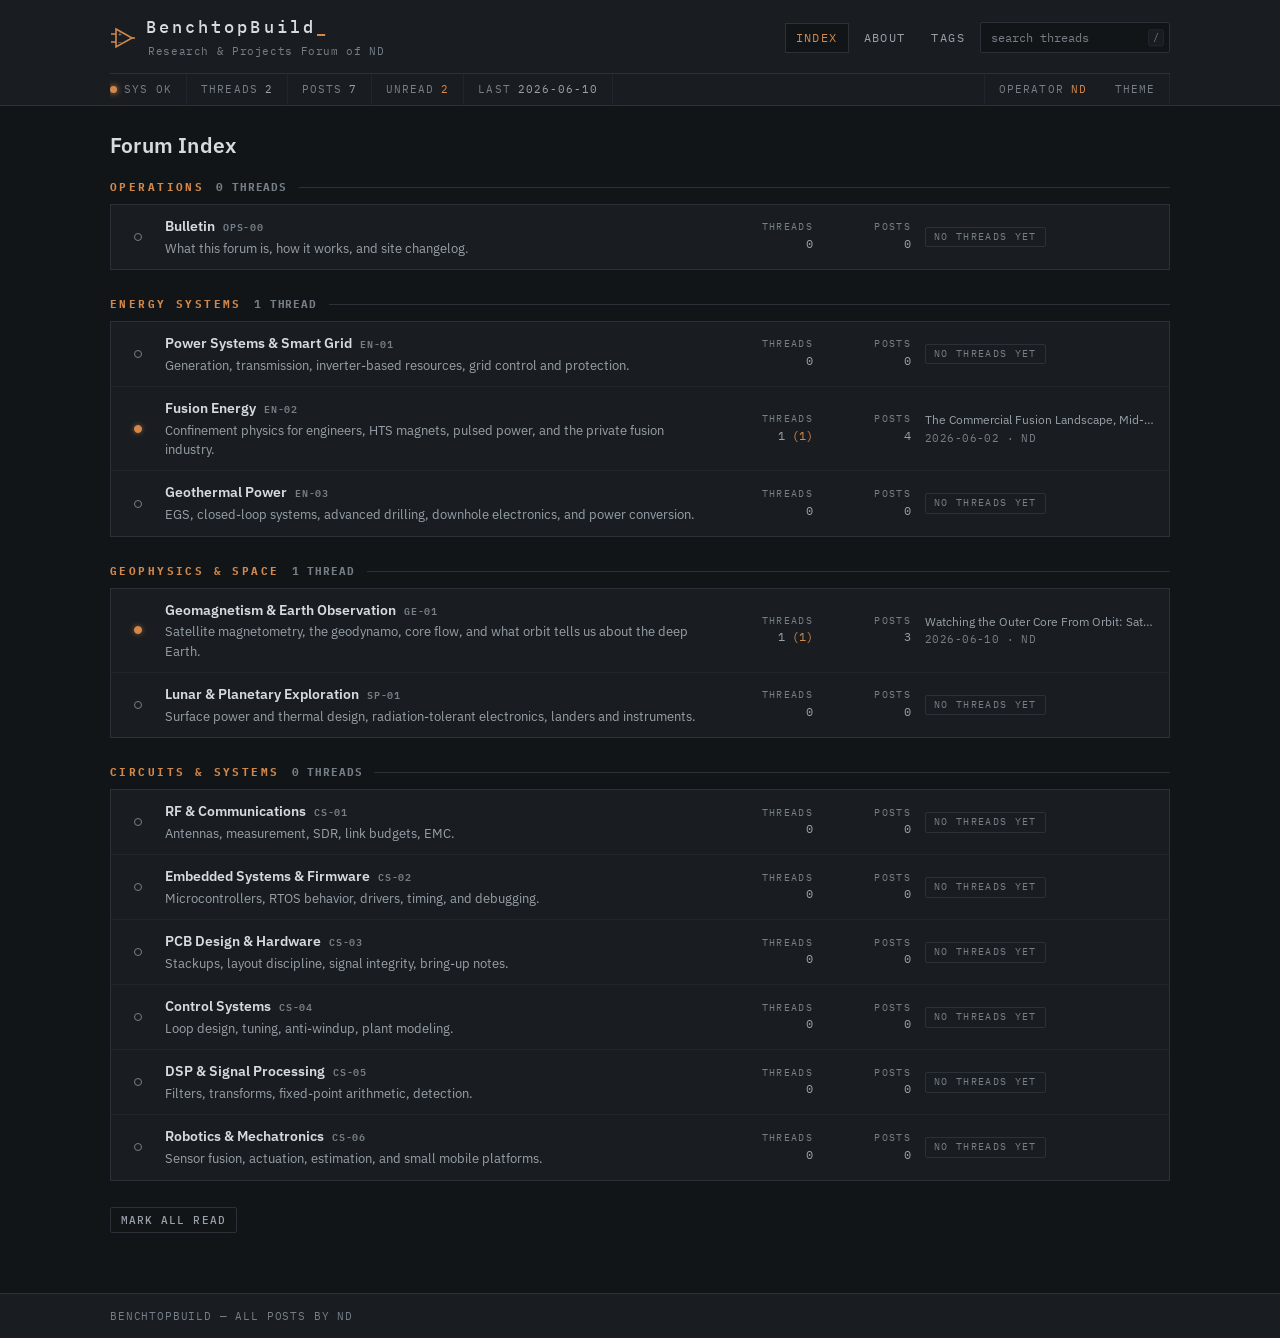
<file: index.html>
<!DOCTYPE html>
<html lang="en" data-theme="dark">
<head>
<meta charset="utf-8">
<meta name="viewport" content="width=device-width, initial-scale=1">
<meta name="theme-color" content="#121518">
<meta name="color-scheme" content="dark light">
<meta property="og:type" content="website">
<meta property="og:site_name" content="BenchtopBuild">
<meta property="og:title" content="BenchtopBuild — Research & Projects Forum of ND">
<meta property="og:description" content="A forum of technical papers and project notes — written, measured, and revised by ND.">
<meta name="twitter:card" content="summary">
<title>BenchtopBuild — Research &amp; Projects Forum of ND</title>
<meta name="description" content="A forum of technical papers and project notes: energy systems, space, geophysics, and circuits &amp; systems — written, measured, and revised by ND.">
<link rel="icon" href="data:image/svg+xml,<svg xmlns='http://www.w3.org/2000/svg' viewBox='0 0 26 26'><path d='M6 4 L22 13 L6 22 Z' fill='none' stroke='%23d2884b' stroke-width='2'/><path d='M1 9 L6 9 M1 17 L6 17 M22 13 L25 13' stroke='%23d2884b' stroke-width='1.6'/></svg>">
<link rel="preconnect" href="https://fonts.googleapis.com">
<link rel="preconnect" href="https://fonts.gstatic.com" crossorigin>
<link href="https://fonts.googleapis.com/css2?family=IBM+Plex+Mono:wght@400;500&family=IBM+Plex+Sans:wght@400;500;600&family=IBM+Plex+Serif:ital,wght@0,400;0,600;1,400;1,600&display=swap" rel="stylesheet">
<link rel="stylesheet" href="assets/style.css">
</head>
<body data-page="index">
<a class="skip-link" href="#main">Skip to content</a>
<header id="mast"></header>
<main id="main">
  <noscript>
    <div style="border:1px dashed #8a5a33;padding:16px;font-family:monospace;max-width:70ch;margin:40px auto">
      BenchtopBuild renders client-side. Enable JavaScript to browse —
      or read the raw content directly: every thread is plain text in the <code>/data</code> folder.
    </div>
  </noscript>
</main>
<footer id="foot"></footer>
<script src="data/site.js"></script>
<script src="data/papers-ops.js"></script>
<script src="data/papers-energy.js"></script>
<script src="data/papers-space.js"></script>
<script src="data/papers-bench.js"></script>
<script src="assets/app.js"></script>
</body>
</html>
</file>
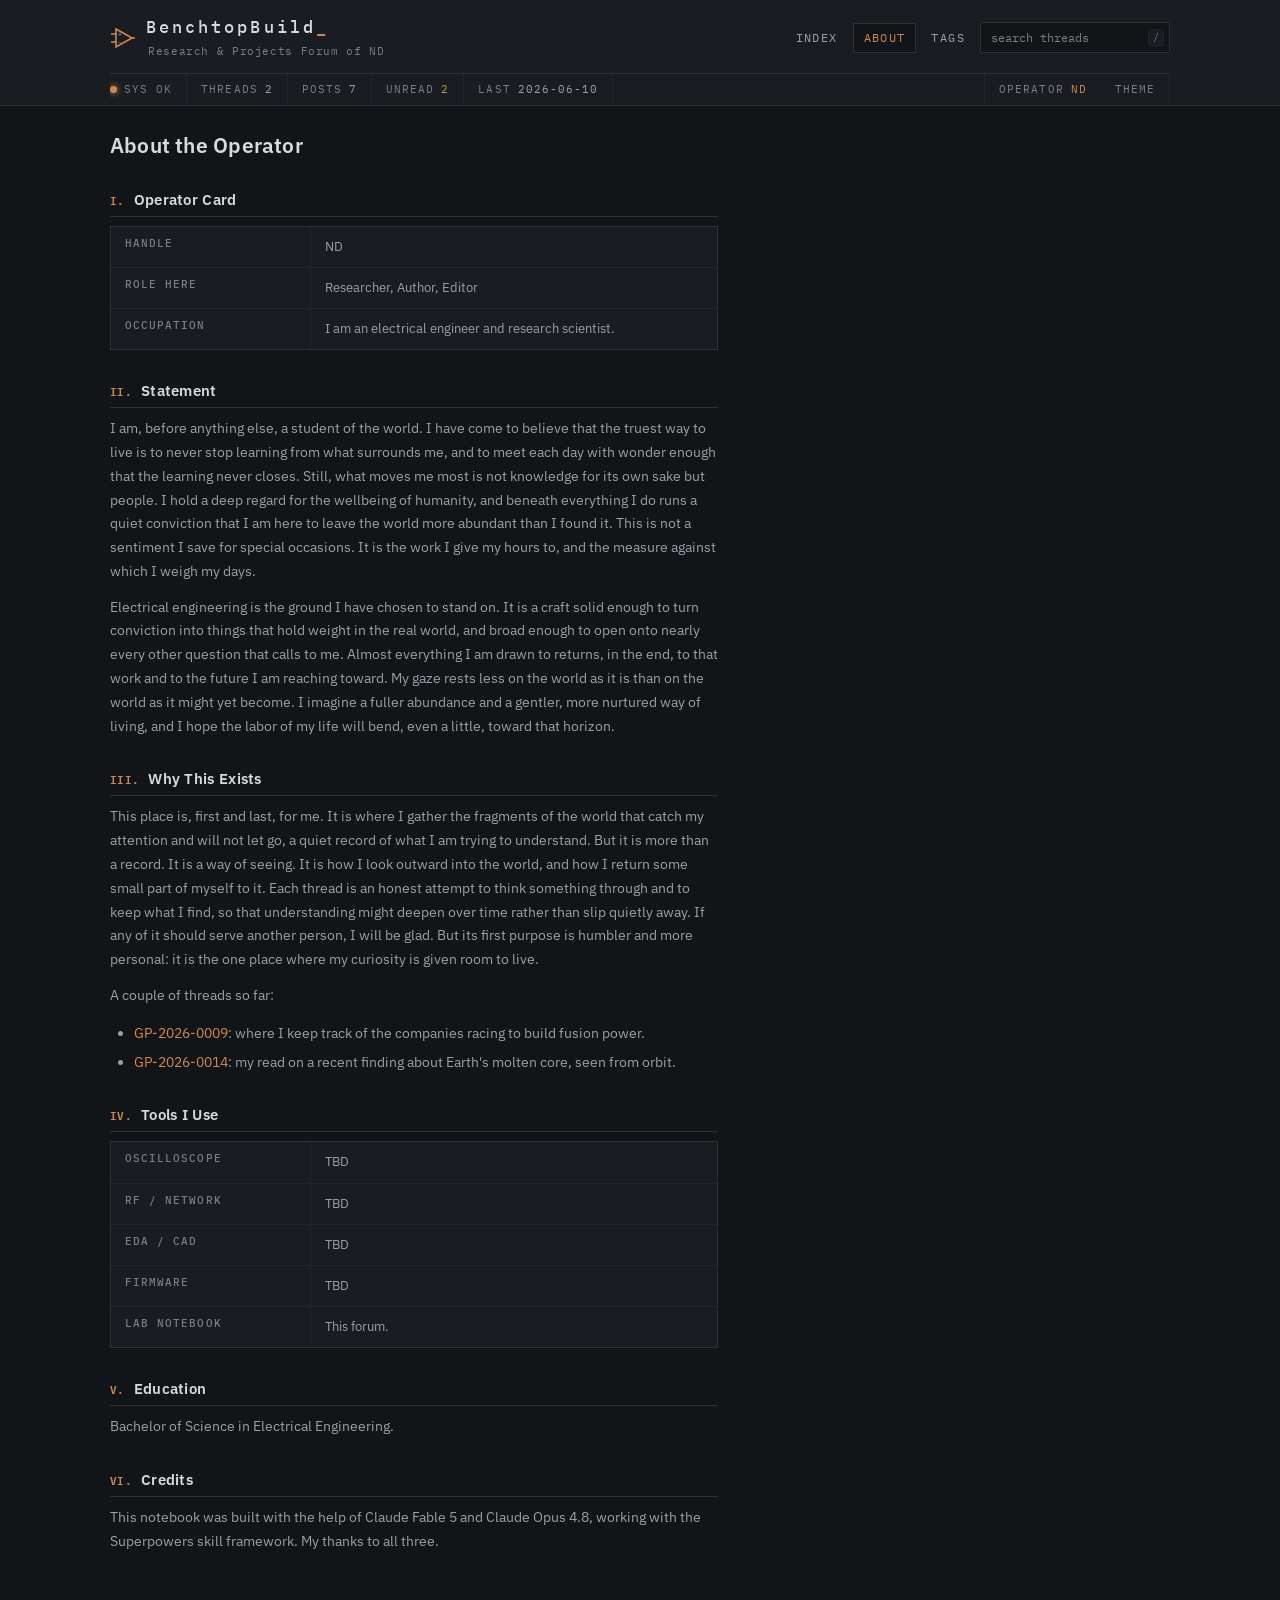
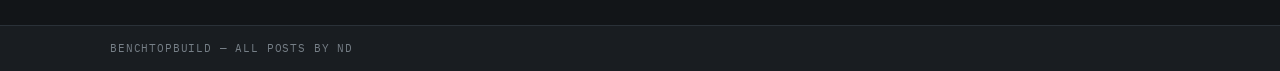
<file: about.html>
<!DOCTYPE html>
<html lang="en" data-theme="dark">
<head>
<meta charset="utf-8">
<meta name="viewport" content="width=device-width, initial-scale=1">
<meta name="theme-color" content="#121518">
<meta name="color-scheme" content="dark light">
<meta property="og:type" content="website">
<meta property="og:site_name" content="BenchtopBuild">
<meta property="og:title" content="About the Operator · BenchtopBuild">
<meta property="og:description" content="About ND, the person behind this Research & Projects Forum.">
<meta name="twitter:card" content="summary">
<title>About ND · BenchtopBuild</title>
<meta name="description" content="About ND, who keeps this Research & Projects Forum on electrical engineering, energy, and space.">
<link rel="icon" href="data:image/svg+xml,<svg xmlns='http://www.w3.org/2000/svg' viewBox='0 0 26 26'><path d='M6 4 L22 13 L6 22 Z' fill='none' stroke='%23d2884b' stroke-width='2'/><path d='M1 9 L6 9 M1 17 L6 17 M22 13 L25 13' stroke='%23d2884b' stroke-width='1.6'/></svg>">
<link rel="preconnect" href="https://fonts.googleapis.com">
<link rel="preconnect" href="https://fonts.gstatic.com" crossorigin>
<link href="https://fonts.googleapis.com/css2?family=IBM+Plex+Mono:wght@400;500&family=IBM+Plex+Sans:wght@400;500;600&family=IBM+Plex+Serif:ital,wght@0,400;0,600;1,400;1,600&display=swap" rel="stylesheet">
<link rel="stylesheet" href="assets/style.css">
</head>
<body data-page="about">
<a class="skip-link" href="#main">Skip to content</a>
<header id="mast"></header>
<main id="main">

  <div class="page-head">
    <h1>About the Operator</h1>
  </div>

  <div class="prose">

    <h2><span class="secno">I.</span>Operator Card</h2>
    <dl class="spec-table">
      <div class="spec-row"><dt>Handle</dt><dd>ND</dd></div>
      <div class="spec-row"><dt>Role here</dt><dd>Researcher, Author, Editor</dd></div>
      <div class="spec-row"><dt>Occupation</dt><dd>I am an electrical engineer and research scientist.</dd></div>
    </dl>

    <h2><span class="secno">II.</span>Statement</h2>
    <p>I am, before anything else, a student of the world. I have come to believe that the truest way to live is to never stop learning from what surrounds me, and to meet each day with wonder enough that the learning never closes. Still, what moves me most is not knowledge for its own sake but people. I hold a deep regard for the wellbeing of humanity, and beneath everything I do runs a quiet conviction that I am here to leave the world more abundant than I found it. This is not a sentiment I save for special occasions. It is the work I give my hours to, and the measure against which I weigh my days.</p>
    <p>Electrical engineering is the ground I have chosen to stand on. It is a craft solid enough to turn conviction into things that hold weight in the real world, and broad enough to open onto nearly every other question that calls to me. Almost everything I am drawn to returns, in the end, to that work and to the future I am reaching toward. My gaze rests less on the world as it is than on the world as it might yet become. I imagine a fuller abundance and a gentler, more nurtured way of living, and I hope the labor of my life will bend, even a little, toward that horizon.</p>

    <h2><span class="secno">III.</span>Why This Exists</h2>
    <p>This place is, first and last, for me. It is where I gather the fragments of the world that catch my attention and will not let go, a quiet record of what I am trying to understand. But it is more than a record. It is a way of seeing. It is how I look outward into the world, and how I return some small part of myself to it. Each thread is an honest attempt to think something through and to keep what I find, so that understanding might deepen over time rather than slip quietly away. If any of it should serve another person, I will be glad. But its first purpose is humbler and more personal: it is the one place where my curiosity is given room to live.</p>
    <p>A couple of threads so far:</p>
    <ul>
      <li><a href="paper.html?id=gp-2026-0009">GP-2026-0009</a>: where I keep track of the companies racing to build fusion power.</li>
      <li><a href="paper.html?id=gp-2026-0014">GP-2026-0014</a>: my read on a recent finding about Earth's molten core, seen from orbit.</li>
    </ul>

    <h2><span class="secno">IV.</span>Tools I Use</h2>
    <dl class="spec-table">
      <div class="spec-row"><dt>Oscilloscope</dt><dd>TBD</dd></div>
      <div class="spec-row"><dt>RF / network</dt><dd>TBD</dd></div>
      <div class="spec-row"><dt>EDA / CAD</dt><dd>TBD</dd></div>
      <div class="spec-row"><dt>Firmware</dt><dd>TBD</dd></div>
      <div class="spec-row"><dt>Lab notebook</dt><dd>This forum.</dd></div>
    </dl>

    <h2><span class="secno">V.</span>Education</h2>
    <p>Bachelor of Science in Electrical Engineering.</p>

    <h2><span class="secno">VI.</span>Credits</h2>
    <p>This notebook was built with the help of Claude Fable 5 and Claude Opus 4.8, working with the Superpowers skill framework. My thanks to all three.</p>

  </div>

</main>
<footer id="foot"></footer>
<script src="data/site.js"></script>
<script src="data/papers-ops.js"></script>
<script src="data/papers-energy.js"></script>
<script src="data/papers-space.js"></script>
<script src="data/papers-bench.js"></script>
<script src="assets/app.js"></script>
</body>
</html>
</file>
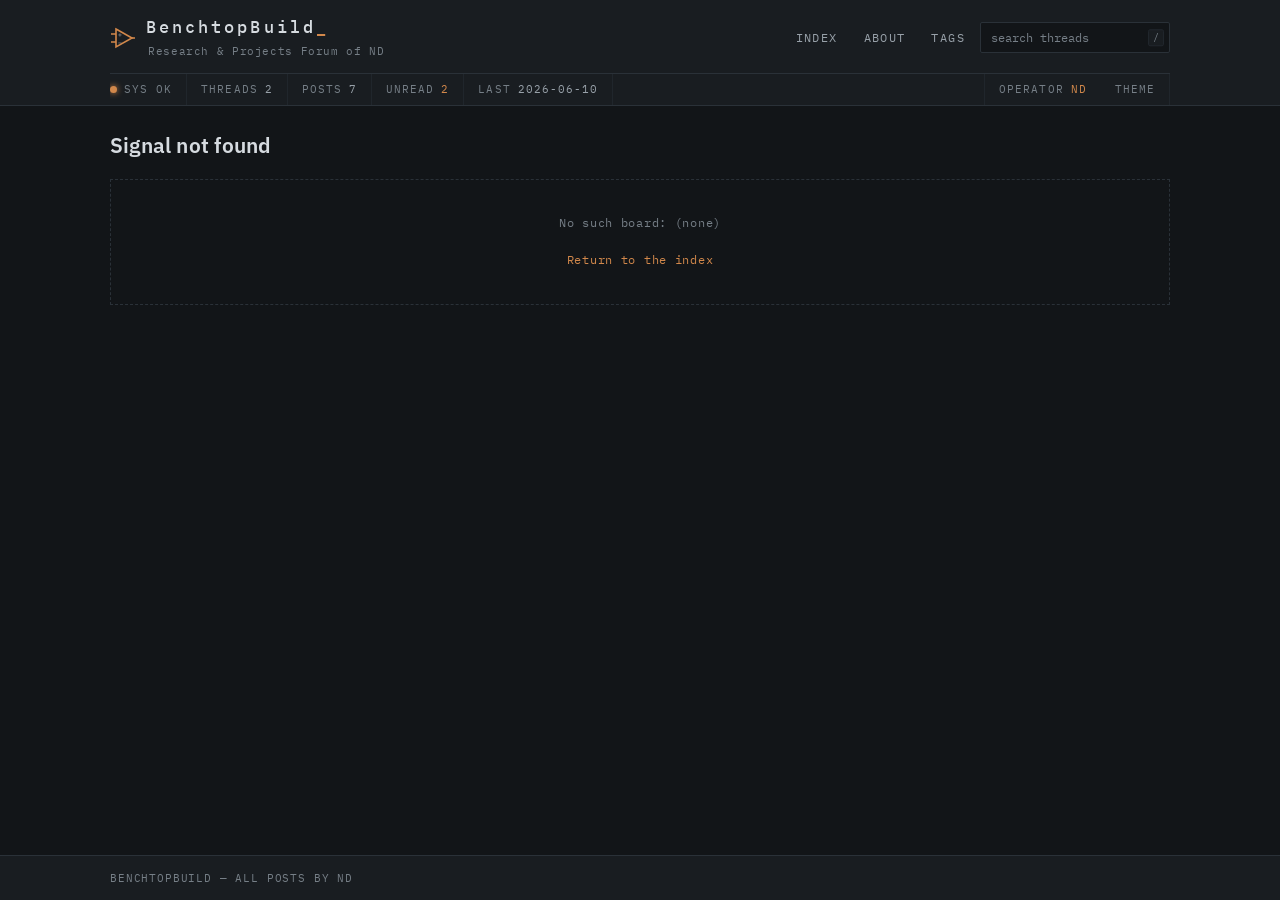
<file: board.html>
<!DOCTYPE html>
<html lang="en" data-theme="dark">
<head>
<meta charset="utf-8">
<meta name="viewport" content="width=device-width, initial-scale=1">
<meta name="theme-color" content="#121518">
<meta name="color-scheme" content="dark light">
<meta property="og:type" content="website">
<meta property="og:site_name" content="BenchtopBuild">
<meta property="og:title" content="BenchtopBuild — Research & Projects Forum of ND">
<meta property="og:description" content="A forum of technical papers and project notes — written, measured, and revised by ND.">
<meta name="twitter:card" content="summary">
<title>Board · BenchtopBuild</title>
<meta name="description" content="Thread listing on BenchtopBuild, the research and project forum of ND.">
<link rel="icon" href="data:image/svg+xml,<svg xmlns='http://www.w3.org/2000/svg' viewBox='0 0 26 26'><path d='M6 4 L22 13 L6 22 Z' fill='none' stroke='%23d2884b' stroke-width='2'/><path d='M1 9 L6 9 M1 17 L6 17 M22 13 L25 13' stroke='%23d2884b' stroke-width='1.6'/></svg>">
<link rel="preconnect" href="https://fonts.googleapis.com">
<link rel="preconnect" href="https://fonts.gstatic.com" crossorigin>
<link href="https://fonts.googleapis.com/css2?family=IBM+Plex+Mono:wght@400;500&family=IBM+Plex+Sans:wght@400;500;600&family=IBM+Plex+Serif:ital,wght@0,400;0,600;1,400;1,600&display=swap" rel="stylesheet">
<link rel="stylesheet" href="assets/style.css">
</head>
<body data-page="board">
<a class="skip-link" href="#main">Skip to content</a>
<header id="mast"></header>
<main id="main">
  <noscript>
    <div style="border:1px dashed #8a5a33;padding:16px;font-family:monospace;max-width:70ch;margin:40px auto">
      BenchtopBuild renders client-side. Enable JavaScript to browse —
      or read the raw content directly: every thread is plain text in the <code>/data</code> folder.
    </div>
  </noscript>
</main>
<footer id="foot"></footer>
<script src="data/site.js"></script>
<script src="data/papers-ops.js"></script>
<script src="data/papers-energy.js"></script>
<script src="data/papers-space.js"></script>
<script src="data/papers-bench.js"></script>
<script src="assets/app.js"></script>
</body>
</html>
</file>
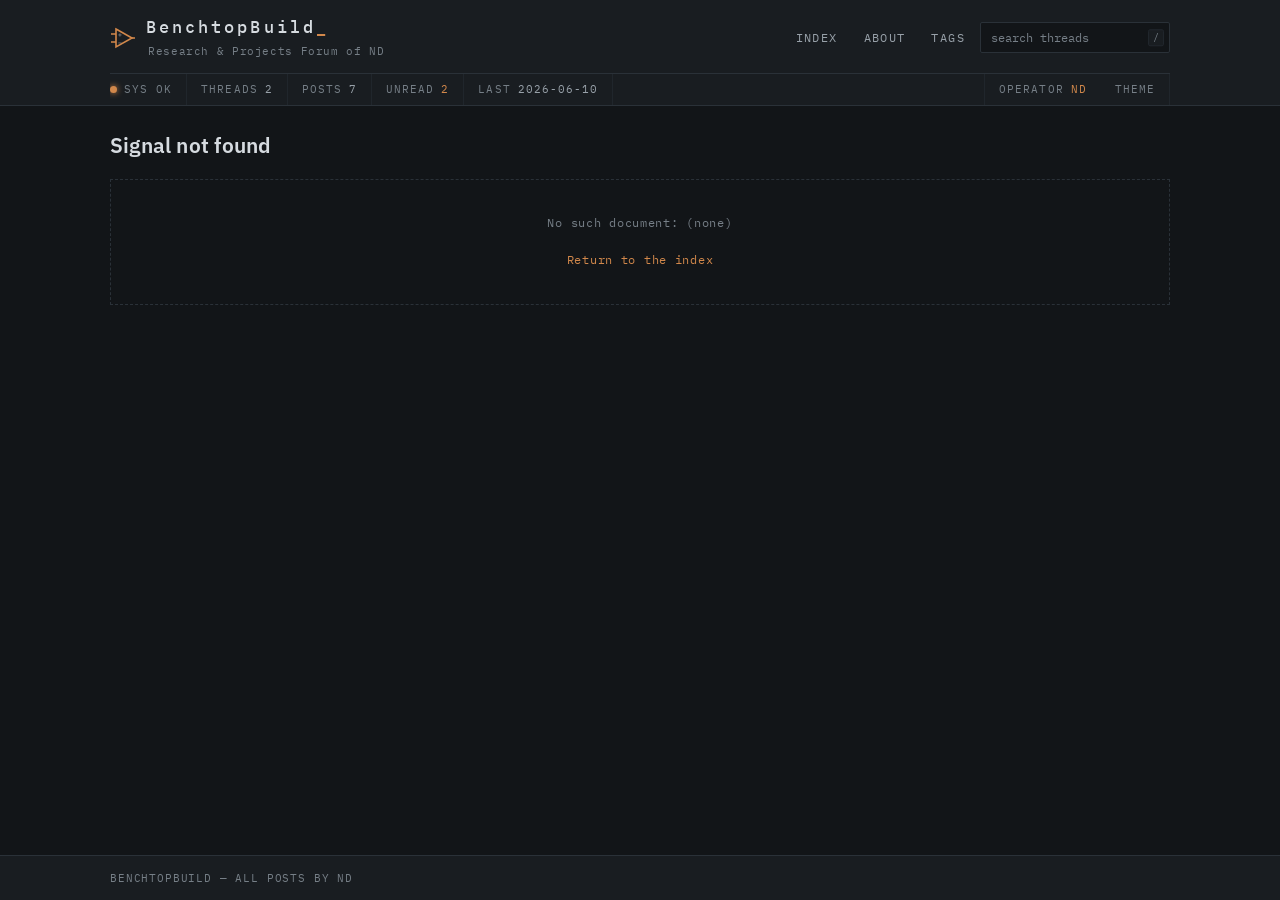
<file: paper.html>
<!DOCTYPE html>
<html lang="en" data-theme="dark">
<head>
<meta charset="utf-8">
<meta name="viewport" content="width=device-width, initial-scale=1">
<meta name="theme-color" content="#121518">
<meta name="color-scheme" content="dark light">
<meta property="og:type" content="article">
<meta property="og:site_name" content="BenchtopBuild">
<meta property="og:title" content="BenchtopBuild — Research & Projects Forum of ND">
<meta property="og:description" content="A technical document with abstract, sections, figures, references, and discussion.">
<meta name="twitter:card" content="summary">
<title>Document · BenchtopBuild</title>
<meta name="description" content="A technical document on BenchtopBuild, the research and project forum of ND.">
<link rel="icon" href="data:image/svg+xml,<svg xmlns='http://www.w3.org/2000/svg' viewBox='0 0 26 26'><path d='M6 4 L22 13 L6 22 Z' fill='none' stroke='%23d2884b' stroke-width='2'/><path d='M1 9 L6 9 M1 17 L6 17 M22 13 L25 13' stroke='%23d2884b' stroke-width='1.6'/></svg>">
<link rel="preconnect" href="https://fonts.googleapis.com">
<link rel="preconnect" href="https://fonts.gstatic.com" crossorigin>
<link href="https://fonts.googleapis.com/css2?family=IBM+Plex+Mono:wght@400;500&family=IBM+Plex+Sans:wght@400;500;600&family=IBM+Plex+Serif:ital,wght@0,400;0,600;1,400;1,600&display=swap" rel="stylesheet">
<link rel="stylesheet" href="assets/style.css">
</head>
<body data-page="paper">
<a class="skip-link" href="#main">Skip to content</a>
<header id="mast"></header>
<main id="main">
  <noscript>
    <div style="border:1px dashed #8a5a33;padding:16px;font-family:monospace;max-width:70ch;margin:40px auto">
      BenchtopBuild renders client-side. Enable JavaScript to browse —
      or read the raw content directly: every thread is plain text in the <code>/data</code> folder.
    </div>
  </noscript>
</main>
<footer id="foot"></footer>
<script src="data/site.js"></script>
<script src="data/papers-ops.js"></script>
<script src="data/papers-energy.js"></script>
<script src="data/papers-space.js"></script>
<script src="data/papers-bench.js"></script>
<script src="assets/app.js"></script>
</body>
</html>
</file>
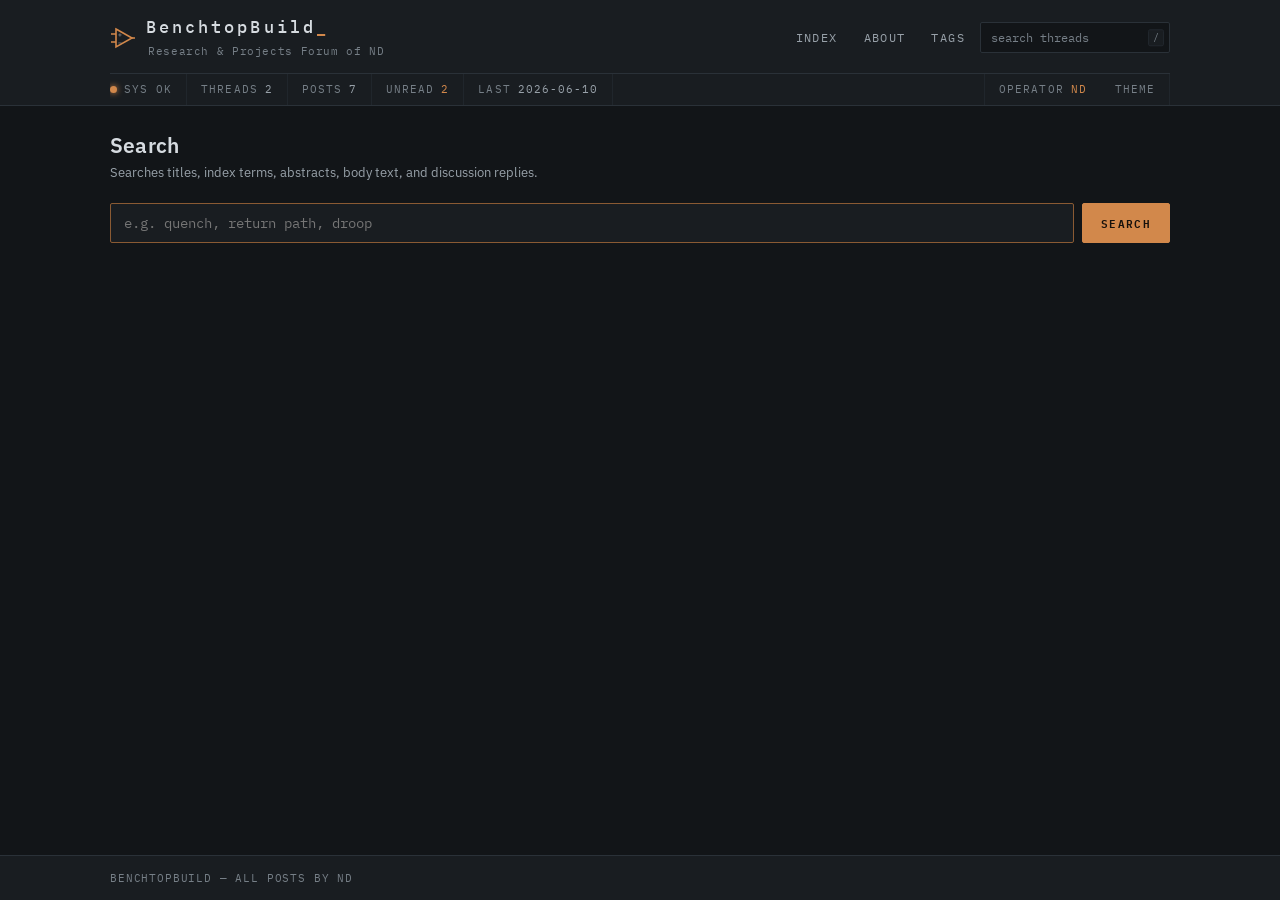
<file: search.html>
<!DOCTYPE html>
<html lang="en" data-theme="dark">
<head>
<meta charset="utf-8">
<meta name="viewport" content="width=device-width, initial-scale=1">
<meta name="theme-color" content="#121518">
<meta name="color-scheme" content="dark light">
<meta property="og:type" content="website">
<meta property="og:site_name" content="BenchtopBuild">
<meta property="og:title" content="Search — BenchtopBuild">
<meta property="og:description" content="Search every thread on BenchtopBuild.">
<meta name="twitter:card" content="summary">
<title>Search · BenchtopBuild</title>
<meta name="description" content="Search every thread on BenchtopBuild, the research and project forum of ND.">
<link rel="icon" href="data:image/svg+xml,<svg xmlns='http://www.w3.org/2000/svg' viewBox='0 0 26 26'><path d='M6 4 L22 13 L6 22 Z' fill='none' stroke='%23d2884b' stroke-width='2'/><path d='M1 9 L6 9 M1 17 L6 17 M22 13 L25 13' stroke='%23d2884b' stroke-width='1.6'/></svg>">
<link rel="preconnect" href="https://fonts.googleapis.com">
<link rel="preconnect" href="https://fonts.gstatic.com" crossorigin>
<link href="https://fonts.googleapis.com/css2?family=IBM+Plex+Mono:wght@400;500&family=IBM+Plex+Sans:wght@400;500;600&family=IBM+Plex+Serif:ital,wght@0,400;0,600;1,400;1,600&display=swap" rel="stylesheet">
<link rel="stylesheet" href="assets/style.css">
</head>
<body data-page="search">
<a class="skip-link" href="#main">Skip to content</a>
<header id="mast"></header>
<main id="main">
  <noscript>
    <div style="border:1px dashed #8a5a33;padding:16px;font-family:monospace;max-width:70ch;margin:40px auto">
      BenchtopBuild renders client-side. Enable JavaScript to browse —
      or read the raw content directly: every thread is plain text in the <code>/data</code> folder.
    </div>
  </noscript>
</main>
<footer id="foot"></footer>
<script src="data/site.js"></script>
<script src="data/papers-ops.js"></script>
<script src="data/papers-energy.js"></script>
<script src="data/papers-space.js"></script>
<script src="data/papers-bench.js"></script>
<script src="assets/app.js"></script>
</body>
</html>
</file>
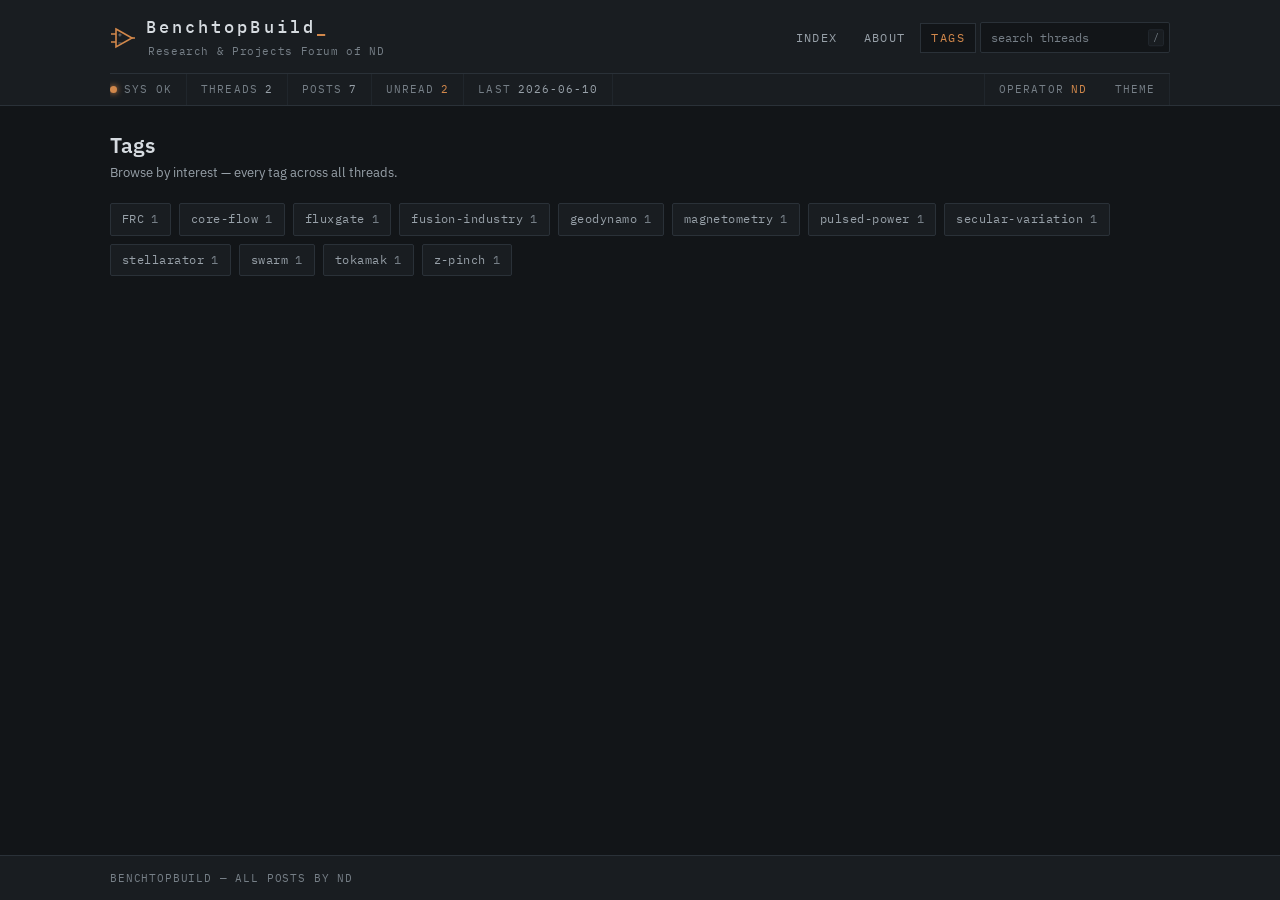
<file: tags.html>
<!DOCTYPE html>
<html lang="en" data-theme="dark">
<head>
<meta charset="utf-8">
<meta name="viewport" content="width=device-width, initial-scale=1">
<meta name="theme-color" content="#121518">
<meta name="color-scheme" content="dark light">
<meta property="og:type" content="website">
<meta property="og:site_name" content="BenchtopBuild">
<meta property="og:title" content="Tags — BenchtopBuild">
<meta property="og:description" content="Browse BenchtopBuild by interest — every tag across all threads.">
<meta name="twitter:card" content="summary">
<title>Tags · BenchtopBuild</title>
<meta name="description" content="Browse BenchtopBuild by interest — every tag across all threads.">
<link rel="icon" href="data:image/svg+xml,<svg xmlns='http://www.w3.org/2000/svg' viewBox='0 0 26 26'><path d='M6 4 L22 13 L6 22 Z' fill='none' stroke='%23d2884b' stroke-width='2'/><path d='M1 9 L6 9 M1 17 L6 17 M22 13 L25 13' stroke='%23d2884b' stroke-width='1.6'/></svg>">
<link rel="preconnect" href="https://fonts.googleapis.com">
<link rel="preconnect" href="https://fonts.gstatic.com" crossorigin>
<link href="https://fonts.googleapis.com/css2?family=IBM+Plex+Mono:wght@400;500&family=IBM+Plex+Sans:wght@400;500;600&family=IBM+Plex+Serif:ital,wght@0,400;0,600;1,400;1,600&display=swap" rel="stylesheet">
<link rel="stylesheet" href="assets/style.css">
</head>
<body data-page="tags">
<a class="skip-link" href="#main">Skip to content</a>
<header id="mast"></header>
<main id="main">
  <noscript>
    <div style="border:1px dashed #8a5a33;padding:16px;font-family:monospace;max-width:70ch;margin:40px auto">
      BenchtopBuild renders client-side. Enable JavaScript to browse —
      or read the raw content directly: every thread is plain text in the <code>/data</code> folder.
    </div>
  </noscript>
</main>
<footer id="foot"></footer>
<script src="data/site.js"></script>
<script src="data/papers-ops.js"></script>
<script src="data/papers-energy.js"></script>
<script src="data/papers-space.js"></script>
<script src="data/papers-bench.js"></script>
<script src="assets/app.js"></script>
</body>
</html>
</file>
<file: assets/style.css>
/* ============================================================
   GROUNDPLANE — style.css
   Bench-instrument dark theme. No dependencies.
   Tokens are named for the bench: graphite chassis, bezel
   panels, copper traces, phosphor-cyan status.
   ============================================================ */

:root,
html[data-theme="dark"] {
  --bg0: #121518;          /* chassis */
  --bg1: #191d21;          /* bezel / panel */
  --bg2: #20262c;          /* panel head / hover */
  --inset: #0d1013;        /* wells: code, figures */
  --line: #2a3138;         /* hairline */
  --line-soft: #20262c;
  --ink: #d6dbe0;
  --ink-2: #98a1a9;
  --ink-3: #767f87;        /* lifted to ~4.6:1 on --bg0 for WCAG AA */
  --copper: #d2884b;       /* PCB copper — primary accent */
  --copper-hi: #e7a463;
  --copper-dim: #8a5a33;
  --cyan: #7fb6bf;         /* phosphor status — sparing */
  --red: #c97562;          /* errata */
  --mark: rgba(210, 136, 75, 0.28);
  --shadow: rgba(0, 0, 0, 0.4);
}

html[data-theme="light"] {
  --bg0: #ecebe7;
  --bg1: #f4f3f0;
  --bg2: #e3e1dc;
  --inset: #f9f8f6;
  --line: #c9c6bf;
  --line-soft: #dbd8d2;
  --ink: #1d2226;
  --ink-2: #4d555c;
  --ink-3: #5f676e;        /* darkened to ~4.8:1 on light --bg0 for WCAG AA */
  --copper: #a45f25;
  --copper-hi: #8a4d1a;
  --copper-dim: #c08a55;
  --cyan: #2f6e79;
  --red: #a4543f;
  --mark: rgba(164, 95, 37, 0.22);
  --shadow: rgba(0, 0, 0, 0.12);
}

/* ---------- type stacks ---------- */
:root {
  --sans: "IBM Plex Sans", "Segoe UI", system-ui, -apple-system, sans-serif;
  --mono: "IBM Plex Mono", "Cascadia Mono", Consolas, "Courier New", monospace;
  --serif: "IBM Plex Serif", Georgia, "Times New Roman", serif;
}

* { box-sizing: border-box; }

html { height: 100%; }

body {
  margin: 0;
  min-height: 100%;
  background: var(--bg0);
  color: var(--ink);
  font: 400 13.5px/1.55 var(--sans);
  -webkit-font-smoothing: antialiased;
  display: flex;
  flex-direction: column;
}

a { color: var(--copper); text-decoration: none; }
a:hover { color: var(--copper-hi); text-decoration: underline; text-underline-offset: 2px; }

::selection { background: var(--mark); }

:focus-visible {
  outline: 2px solid var(--copper);
  outline-offset: 2px;
  border-radius: 1px;
}

/* themed scrollbars — match the dark/light chassis instead of OS default */
* { scrollbar-width: thin; scrollbar-color: var(--line) transparent; }
::-webkit-scrollbar { width: 11px; height: 11px; }
::-webkit-scrollbar-track { background: transparent; }
::-webkit-scrollbar-thumb { background: var(--line); border: 3px solid var(--bg0); border-radius: 6px; }
::-webkit-scrollbar-thumb:hover { background: var(--ink-3); }

/* subtle hover transitions — refinement only, disabled under reduced-motion */
@media (prefers-reduced-motion: no-preference) {
  a, button, .term-chip, .tag-cloud a, .kind-chip,
  .board-row, .thread-row, .result, .post {
    transition: color .12s ease, background-color .12s ease, border-color .12s ease;
  }
}

.skip-link {
  position: absolute;
  left: -9999px;
  top: 0;
  background: var(--copper);
  color: var(--bg0);
  padding: 6px 12px;
  font-family: var(--mono);
  font-size: 12px;
  z-index: 99;
}
.skip-link:focus { left: 8px; top: 8px; }

mark { background: var(--mark); color: var(--ink); padding: 0 1px; }

code, kbd {
  font-family: var(--mono);
  font-size: 0.92em;
  background: var(--inset);
  border: 1px solid var(--line-soft);
  padding: 0 4px;
  border-radius: 2px;
}

hr { border: 0; border-top: 1px solid var(--line); margin: 24px 0; }

/* ============================================================
   MASTHEAD — the instrument face
   ============================================================ */

#mast {
  border-bottom: 1px solid var(--line);
  background: var(--bg1);
}

.mast-inner {
  max-width: 1100px;
  margin: 0 auto;
  padding: 0 20px;
}

.mast-top {
  display: flex;
  align-items: center;
  gap: 18px;
  padding: 14px 0 12px;
  flex-wrap: wrap;
}

.brand {
  display: flex;
  align-items: center;
  gap: 10px;
  color: var(--ink);
  text-decoration: none;
}
.brand:hover { text-decoration: none; color: var(--ink); }

.brand svg { display: block; }
.brand .opamp-stroke { stroke: var(--copper); }
.brand .opamp-ink { fill: var(--ink-2); }

.brand-name {
  font-family: var(--mono);
  font-weight: 500;
  font-size: 17px;
  letter-spacing: 0.18em;
}
.brand-name .tld { color: var(--copper); }

.brand-tag {
  font-family: var(--mono);
  font-size: 10.5px;
  letter-spacing: 0.06em;
  color: var(--ink-3);
  margin-left: 2px;
}

.mast-nav {
  margin-left: auto;
  display: flex;
  align-items: center;
  gap: 4px;
}

.mast-nav a {
  font-family: var(--mono);
  font-size: 11.5px;
  letter-spacing: 0.12em;
  color: var(--ink-2);
  padding: 5px 10px;
  border: 1px solid transparent;
}
.mast-nav a:hover { color: var(--copper-hi); text-decoration: none; }
.mast-nav a[aria-current="page"] {
  color: var(--copper);
  border: 1px solid var(--line);
  background: var(--bg0);
}
.mast-nav a[href="search.html"] { display: none; }

.mast-search { position: relative; }
.mast-search input {
  width: 190px;
  background: var(--bg0);
  border: 1px solid var(--line);
  color: var(--ink);
  font: 400 12px/1 var(--mono);
  padding: 7px 30px 7px 10px;
  border-radius: 2px;
}
.mast-search input::placeholder { color: var(--ink-3); }
.mast-search input:focus { border-color: var(--copper-dim); outline: none; }
.mast-search kbd {
  position: absolute;
  right: 6px;
  top: 50%;
  transform: translateY(-50%);
  font-size: 10px;
  color: var(--ink-3);
  background: var(--bg1);
  pointer-events: none;
}

/* readout strip — signature element */
.readout {
  border-top: 1px solid var(--line);
  font-family: var(--mono);
  font-size: 10.5px;
  letter-spacing: 0.1em;
  color: var(--ink-3);
  text-transform: uppercase;
  display: flex;
  align-items: center;
  gap: 0;
  overflow-x: auto;
  white-space: nowrap;
  scrollbar-width: none;
}
.readout::-webkit-scrollbar { display: none; }

.readout > span, .readout > button {
  padding: 7px 14px;
  border-right: 1px solid var(--line-soft);
  display: inline-flex;
  align-items: center;
  gap: 7px;
}
.readout > span:first-child { padding-left: 0; }
.readout .ro-val { color: var(--ink-2); }
.readout .ro-val.hot { color: var(--copper); }

.led {
  width: 7px;
  height: 7px;
  border-radius: 50%;
  background: var(--copper);
  box-shadow: 0 0 6px var(--copper);
  flex: none;
}
@media (prefers-reduced-motion: no-preference) {
  .led { animation: led-pulse 2.6s ease-in-out infinite; }
  @keyframes led-pulse {
    0%, 100% { opacity: 1; }
    50% { opacity: 0.35; }
  }
}

.readout button {
  background: none;
  border: none;
  border-right: 1px solid var(--line-soft);
  color: var(--ink-3);
  font: inherit;
  letter-spacing: inherit;
  text-transform: inherit;
  cursor: pointer;
}
.readout button:hover { color: var(--copper-hi); }
.readout .ro-end { margin-left: auto; border-right: none; border-left: 1px solid var(--line-soft); }

/* ============================================================
   SHELL
   ============================================================ */

#main {
  flex: 1;
  width: 100%;
  max-width: 1100px;
  margin: 0 auto;
  padding: 26px 20px 60px;
}

.crumbs {
  font-family: var(--mono);
  font-size: 11px;
  letter-spacing: 0.06em;
  color: var(--ink-3);
  margin: 0 0 18px;
}
.crumbs a { color: var(--ink-2); }
.crumbs a:hover { color: var(--copper-hi); }
.crumbs .sep { margin: 0 7px; color: var(--ink-3); }

.page-head { margin: 0 0 20px; }
.page-head h1 {
  font: 600 21px/1.3 var(--sans);
  margin: 0 0 4px;
  letter-spacing: 0.01em;
}
.page-head .sub { color: var(--ink-2); font-size: 13px; max-width: 70ch; }

/* ============================================================
   INDEX — sections and board tables
   ============================================================ */

.section-block { margin: 0 0 26px; }

.section-label {
  font-family: var(--mono);
  font-size: 11px;
  letter-spacing: 0.22em;
  text-transform: uppercase;
  color: var(--copper);
  display: flex;
  align-items: center;
  gap: 12px;
  margin: 0 0 8px;
}
.section-label::after {
  content: "";
  flex: 1;
  border-top: 1px solid var(--line);
}
.section-label .sec-count {
  color: var(--ink-3);
  letter-spacing: 0.08em;
}

.board-table {
  border: 1px solid var(--line);
  background: var(--bg1);
}

.board-row {
  display: grid;
  grid-template-columns: 26px 1fr 84px 84px 230px;
  gap: 14px;
  align-items: center;
  padding: 11px 14px;
  border-top: 1px solid var(--line-soft);
}
.board-row:first-child { border-top: none; }
.board-row:hover { background: var(--bg2); }

.b-dot { display: flex; justify-content: center; }
.dot {
  width: 8px;
  height: 8px;
  border-radius: 50%;
  border: 1.5px solid var(--ink-3);
  flex: none;
}
.dot.unread { background: var(--copper); border-color: var(--copper); box-shadow: 0 0 5px var(--copper-dim); }

.b-main { min-width: 0; }
.b-name {
  display: block;
  font-weight: 600;
  font-size: 14px;
}
.b-name a { color: var(--ink); }
.b-name a:hover { color: var(--copper-hi); }
.b-code {
  font-family: var(--mono);
  font-size: 10px;
  color: var(--ink-3);
  letter-spacing: 0.08em;
  margin-left: 8px;
}
.b-blurb { display: block; color: var(--ink-2); font-size: 12.5px; margin-top: 1px; }

.b-stat {
  font-family: var(--mono);
  font-size: 12px;
  color: var(--ink-2);
  text-align: right;
}
.b-stat .lbl {
  display: block;
  font-size: 9.5px;
  letter-spacing: 0.14em;
  text-transform: uppercase;
  color: var(--ink-3);
}
.b-stat .unread-n { color: var(--copper); }

.b-last { font-size: 12px; min-width: 0; }
.b-last a {
  color: var(--ink-2);
  display: block;
  white-space: nowrap;
  overflow: hidden;
  text-overflow: ellipsis;
}
.b-last a:hover { color: var(--copper-hi); }
.b-empty {
  display: inline-block;
  font-family: var(--mono);
  font-size: 9.5px;
  letter-spacing: 0.14em;
  text-transform: uppercase;
  color: var(--ink-3);
  border: 1px solid var(--line);
  border-radius: 2px;
  padding: 2px 8px;
}
.b-last .when {
  display: block;
  font-family: var(--mono);
  font-size: 10.5px;
  color: var(--ink-3);
  letter-spacing: 0.04em;
}

.index-foot {
  display: flex;
  align-items: center;
  gap: 16px;
  margin-top: 18px;
  font-family: var(--mono);
  font-size: 11px;
  color: var(--ink-3);
  letter-spacing: 0.06em;
}
.index-foot button {
  background: none;
  border: 1px solid var(--line);
  color: var(--ink-2);
  font: 500 10.5px var(--mono);
  letter-spacing: 0.1em;
  text-transform: uppercase;
  padding: 5px 10px;
  cursor: pointer;
  border-radius: 2px;
}
.index-foot button:hover { color: var(--copper-hi); border-color: var(--copper-dim); }

/* ============================================================
   BOARD — thread list
   ============================================================ */

.board-head {
  border: 1px solid var(--line);
  background: var(--bg1);
  padding: 16px 18px;
  margin-bottom: 18px;
}
.board-head .b-code { margin-left: 0; }
.board-head h1 { font: 600 19px/1.3 var(--sans); margin: 3px 0 4px; }
.board-head .sub { color: var(--ink-2); font-size: 13px; }

.list-controls {
  display: flex;
  align-items: center;
  gap: 10px;
  margin: 0 0 10px;
  font-family: var(--mono);
  font-size: 11px;
  letter-spacing: 0.08em;
  color: var(--ink-3);
  text-transform: uppercase;
}
.list-controls select {
  background: var(--bg1);
  border: 1px solid var(--line);
  color: var(--ink-2);
  font: 400 11.5px var(--mono);
  padding: 4px 8px;
  border-radius: 2px;
}

.thread-table { border: 1px solid var(--line); background: var(--bg1); }

.thread-row {
  display: grid;
  grid-template-columns: 26px 92px 1fr 64px 110px;
  gap: 12px;
  align-items: center;
  padding: 10px 14px;
  border-top: 1px solid var(--line-soft);
}
.thread-row:first-child { border-top: none; }
.thread-row:hover { background: var(--bg2); }
.thread-row.pinned { background: color-mix(in srgb, var(--copper) 4%, var(--bg1)); }

.kind-chip {
  font-family: var(--mono);
  font-size: 9.5px;
  letter-spacing: 0.1em;
  border: 1px solid var(--line);
  color: var(--ink-2);
  padding: 2px 6px;
  text-align: center;
  white-space: nowrap;
}
.kind-chip.k-survey   { color: var(--cyan); border-color: color-mix(in srgb, var(--cyan) 40%, var(--line)); }
.kind-chip.k-buildlog { color: var(--copper); border-color: var(--copper-dim); }
.kind-chip.k-admin    { color: var(--ink-3); }
.kind-chip.k-errata   { color: var(--red); border-color: color-mix(in srgb, var(--red) 45%, var(--line)); }

.t-main { min-width: 0; }
.t-title { display: block; font-weight: 500; font-size: 13.5px; }
.t-title a { color: var(--ink); }
.t-title a:hover { color: var(--copper-hi); }
.t-title .pin {
  font-family: var(--mono);
  font-size: 9.5px;
  color: var(--copper);
  letter-spacing: 0.12em;
  margin-right: 6px;
}
.t-meta {
  display: block;
  font-family: var(--mono);
  font-size: 10.5px;
  color: var(--ink-3);
  letter-spacing: 0.04em;
  margin-top: 1px;
  white-space: nowrap;
  overflow: hidden;
  text-overflow: ellipsis;
}
.t-meta .tag { color: var(--ink-3); }
.t-meta .tag::before { content: "#"; opacity: 0.6; }

.t-replies {
  font-family: var(--mono);
  font-size: 12.5px;
  color: var(--ink-2);
  text-align: right;
}
.t-replies .lbl {
  display: block;
  font-size: 9.5px;
  letter-spacing: 0.14em;
  text-transform: uppercase;
  color: var(--ink-3);
}

.t-when {
  font-family: var(--mono);
  font-size: 11px;
  color: var(--ink-3);
  text-align: right;
  letter-spacing: 0.02em;
}

/* ============================================================
   PAPER — IEEE-style document page
   ============================================================ */

.paper-layout {
  display: grid;
  grid-template-columns: 200px minmax(0, 1fr);
  gap: 34px;
  align-items: start;
}

.paper-rail {
  position: sticky;
  top: 18px;
  font-size: 12px;
}
.rail-label {
  font-family: var(--mono);
  font-size: 10px;
  letter-spacing: 0.2em;
  text-transform: uppercase;
  color: var(--ink-3);
  margin: 0 0 8px;
}
.paper-rail nav a {
  display: block;
  color: var(--ink-2);
  padding: 4px 0 4px 12px;
  border-left: 1px solid var(--line);
  line-height: 1.35;
}
.paper-rail nav a:hover {
  color: var(--copper-hi);
  border-left-color: var(--copper);
  text-decoration: none;
}
.paper-rail .rail-foot {
  margin-top: 16px;
  font-family: var(--mono);
  font-size: 10px;
  color: var(--ink-3);
  letter-spacing: 0.06em;
  line-height: 1.8;
}

/* document head */
.doc { min-width: 0; }

.doc-idline {
  font-family: var(--mono);
  font-size: 11px;
  letter-spacing: 0.12em;
  color: var(--ink-3);
  text-transform: uppercase;
  display: flex;
  flex-wrap: wrap;
  gap: 6px 0;
}
.doc-idline .seg { padding-right: 10px; margin-right: 10px; border-right: 1px solid var(--line); }
.doc-idline .seg:last-child { border-right: none; }
.doc-idline .hot { color: var(--copper); }

.doc h1.doc-title {
  font: 600 27px/1.25 var(--serif);
  letter-spacing: 0.002em;
  margin: 10px 0 10px;
}

.doc-byline { font-size: 13px; color: var(--ink-2); }
.doc-byline .auth { color: var(--ink); font-weight: 600; }
.doc-byline .handle { font-family: var(--mono); font-size: 11.5px; color: var(--copper); }

.doc-pub {
  font-size: 12.5px;
  color: var(--ink-2);
  margin-top: 3px;
}
.doc-pub b { color: var(--ink); font-weight: 600; }

.doc-actions {
  display: flex;
  flex-wrap: wrap;
  align-items: center;
  gap: 8px;
  margin: 14px 0 0;
}
.doc-actions button {
  background: var(--bg1);
  border: 1px solid var(--line);
  color: var(--ink-2);
  font: 500 10.5px var(--mono);
  letter-spacing: 0.1em;
  text-transform: uppercase;
  padding: 6px 11px;
  cursor: pointer;
  border-radius: 2px;
}
.doc-actions button:hover { color: var(--copper-hi); border-color: var(--copper-dim); }
.doc-metrics {
  margin-left: auto;
  font-family: var(--mono);
  font-size: 10.5px;
  letter-spacing: 0.08em;
  color: var(--ink-3);
  text-transform: uppercase;
}

.cite-panel {
  border: 1px solid var(--line);
  background: var(--bg1);
  margin-top: 12px;
  padding: 14px 16px;
}
.cite-panel[hidden] { display: none; }
.cite-panel h3 {
  font: 500 10.5px var(--mono);
  letter-spacing: 0.16em;
  text-transform: uppercase;
  color: var(--ink-3);
  margin: 0 0 6px;
}
.cite-panel pre {
  background: var(--inset);
  border: 1px solid var(--line-soft);
  padding: 10px 12px;
  font: 400 11.5px/1.6 var(--mono);
  overflow-x: auto;
  margin: 0 0 12px;
  white-space: pre-wrap;
  word-break: break-word;
}
.cite-panel .copy-btn {
  background: none;
  border: 1px solid var(--line);
  color: var(--ink-2);
  font: 500 10px var(--mono);
  letter-spacing: 0.1em;
  padding: 4px 9px;
  cursor: pointer;
  margin-bottom: 10px;
}
.cite-panel .copy-btn:hover { color: var(--copper-hi); border-color: var(--copper-dim); }

.doc-rule { border-top: 1px solid var(--line); margin: 20px 0; }

/* abstract + terms */
.abstract { font-family: var(--serif); font-size: 15px; line-height: 1.7; }
.abstract .abs-label {
  font: 600 11px var(--mono);
  letter-spacing: 0.18em;
  text-transform: uppercase;
  color: var(--copper);
  margin-right: 8px;
}

.index-terms { margin: 14px 0 0; display: flex; flex-wrap: wrap; gap: 6px; align-items: baseline; }
.index-terms .it-label {
  font: 600 10px var(--mono);
  letter-spacing: 0.16em;
  text-transform: uppercase;
  color: var(--ink-3);
  margin-right: 4px;
}
.term-chip {
  font-family: var(--mono);
  font-size: 10.5px;
  letter-spacing: 0.05em;
  border: 1px solid var(--line);
  background: var(--bg1);
  color: var(--ink-2);
  padding: 3px 8px;
  border-radius: 2px;
}
a.term-chip:hover { color: var(--copper-hi); border-color: var(--copper-dim); text-decoration: none; }

/* tag index page */
.tag-cloud { display: flex; flex-wrap: wrap; gap: 8px; margin-top: 4px; }
.tag-cloud a {
  font-family: var(--mono);
  font-size: 12px;
  letter-spacing: 0.04em;
  border: 1px solid var(--line);
  background: var(--bg1);
  color: var(--ink-2);
  padding: 6px 11px;
  border-radius: 2px;
}
.tag-cloud a:hover { color: var(--copper-hi); border-color: var(--copper-dim); text-decoration: none; }
.tag-cloud a .c { color: var(--ink-3); margin-left: 7px; }
.tag-cloud a:hover .c { color: var(--copper-dim); }
.hot-tag { color: var(--copper); font-family: var(--mono); }

/* document body */
.doc-body { font-family: var(--serif); font-size: 15.5px; line-height: 1.75; }
.doc-body h2 {
  font: 600 17px/1.4 var(--serif);
  margin: 30px 0 10px;
  letter-spacing: 0.01em;
}
.doc-body h2 .secno {
  font-family: var(--mono);
  font-size: 12px;
  color: var(--copper);
  letter-spacing: 0.1em;
  margin-right: 10px;
}
.doc-body p { margin: 0 0 13px; }
.doc-body ul, .doc-body ol { margin: 0 0 13px; padding-left: 26px; }
.doc-body li { margin: 0 0 5px; }
.doc-body sup a { font-family: var(--mono); font-size: 10px; color: var(--copper); }

.eq {
  font-family: var(--serif);
  font-style: italic;
  text-align: center;
  margin: 16px 0;
  display: flex;
  align-items: center;
  justify-content: center;
  gap: 14px;
}
.eq .eq-body { font-size: 16px; }
.eq .eq-no { font: 400 11px var(--mono); font-style: normal; color: var(--ink-3); }

.doc-body .codeblock {
  background: var(--inset);
  border: 1px solid var(--line-soft);
  padding: 12px 14px;
  font: 400 12px/1.6 var(--mono);
  overflow-x: auto;
  margin: 0 0 14px;
}

/* figures */
.figure {
  border: 1px solid var(--line);
  background: var(--inset);
  margin: 18px 0;
  padding: 18px 16px 12px;
}
.figure .fig-art { display: flex; justify-content: center; overflow-x: auto; }
.figure svg { max-width: 100%; height: auto; }
.figure figcaption {
  font-family: var(--sans);
  font-size: 12px;
  color: var(--ink-2);
  margin-top: 12px;
  line-height: 1.5;
  border-top: 1px solid var(--line-soft);
  padding-top: 9px;
}
.figure figcaption b { color: var(--ink); font-family: var(--mono); font-size: 11px; letter-spacing: 0.06em; }

/* data tables inside documents */
.dtable-wrap { overflow-x: auto; margin: 18px 0; border: 1px solid var(--line); }
table.dtable {
  border-collapse: collapse;
  width: 100%;
  font-family: var(--sans);
  font-size: 12.5px;
  background: var(--bg1);
}
table.dtable caption {
  caption-side: top;
  text-align: left;
  font: 500 11px var(--mono);
  letter-spacing: 0.1em;
  text-transform: uppercase;
  color: var(--ink-2);
  padding: 9px 12px;
  background: var(--bg2);
  border-bottom: 1px solid var(--line);
}
table.dtable th {
  font: 600 10.5px var(--mono);
  letter-spacing: 0.08em;
  text-transform: uppercase;
  color: var(--ink-3);
  text-align: left;
  padding: 8px 12px;
  border-bottom: 1px solid var(--line);
  background: var(--bg1);
  white-space: nowrap;
}
table.dtable td {
  padding: 7px 12px;
  border-bottom: 1px solid var(--line-soft);
  vertical-align: top;
  color: var(--ink-2);
}
table.dtable tr:last-child td { border-bottom: none; }
table.dtable td:first-child { color: var(--ink); font-weight: 500; }

/* references */
.refs ol {
  margin: 0;
  padding-left: 0;
  list-style: none;
  counter-reset: ref;
  font-family: var(--serif);
  font-size: 13px;
  line-height: 1.65;
  color: var(--ink-2);
}
.refs li {
  counter-increment: ref;
  position: relative;
  padding-left: 44px;
  margin: 0 0 8px;
}
.refs li::before {
  content: "[" counter(ref) "]";
  position: absolute;
  left: 0;
  top: 2px;
  font-family: var(--mono);
  font-size: 11px;
  color: var(--copper);
}
.refs li:target { background: var(--mark); }

/* discussion */
.discussion-label {
  font-family: var(--mono);
  font-size: 11px;
  letter-spacing: 0.22em;
  text-transform: uppercase;
  color: var(--copper);
  display: flex;
  align-items: center;
  gap: 12px;
  margin: 34px 0 12px;
}
.discussion-label::after { content: ""; flex: 1; border-top: 1px solid var(--line); }

.post {
  border: 1px solid var(--line);
  background: var(--bg1);
  margin: 0 0 12px;
  display: grid;
  grid-template-columns: 86px 1fr;
}
.post-side {
  border-right: 1px solid var(--line-soft);
  padding: 14px 10px;
  text-align: center;
}
.avatar {
  width: 44px;
  height: 44px;
  margin: 0 auto 8px;
  border: 1px solid var(--copper-dim);
  background: var(--inset);
  color: var(--copper);
  font: 600 15px var(--mono);
  display: flex;
  align-items: center;
  justify-content: center;
  letter-spacing: 0.05em;
}
.post-side .who { font: 600 11px var(--mono); color: var(--ink); letter-spacing: 0.04em; }
.post-side .role {
  font: 400 9px var(--mono);
  letter-spacing: 0.12em;
  text-transform: uppercase;
  color: var(--cyan);
  margin-top: 2px;
}
.post-main { min-width: 0; }
.post-head {
  display: flex;
  align-items: baseline;
  gap: 12px;
  padding: 9px 16px;
  border-bottom: 1px solid var(--line-soft);
  font-family: var(--mono);
  font-size: 10.5px;
  letter-spacing: 0.06em;
  color: var(--ink-3);
}
.post-head .post-no { margin-left: auto; color: var(--ink-3); }
.post-head .post-no a { color: inherit; }
.post-body { padding: 13px 16px 6px; font-size: 13.5px; line-height: 1.65; color: var(--ink); }
.post-body p { margin: 0 0 11px; }
.post-body ul, .post-body ol { margin: 0 0 11px; padding-left: 22px; }
.post:target { border-color: var(--copper-dim); }

/* prev/next pager */
.pager {
  display: flex;
  justify-content: space-between;
  gap: 14px;
  margin-top: 26px;
  font-size: 12.5px;
}
.pager a {
  color: var(--ink-2);
  border: 1px solid var(--line);
  background: var(--bg1);
  padding: 9px 13px;
  max-width: 46%;
  white-space: nowrap;
  overflow: hidden;
  text-overflow: ellipsis;
}
.pager a:hover { color: var(--copper-hi); border-color: var(--copper-dim); text-decoration: none; }
.pager .dir { font-family: var(--mono); font-size: 9.5px; letter-spacing: 0.14em; color: var(--ink-3); display: block; }

/* ============================================================
   SEARCH
   ============================================================ */

.search-bar { display: flex; gap: 8px; margin: 0 0 20px; }
.search-bar input {
  flex: 1;
  background: var(--bg1);
  border: 1px solid var(--line);
  color: var(--ink);
  font: 400 14px var(--mono);
  padding: 10px 13px;
  border-radius: 2px;
}
.search-bar input:focus { border-color: var(--copper-dim); outline: none; }
.search-bar button {
  background: var(--copper);
  color: #16110c;
  border: 1px solid var(--copper);
  font: 600 11px var(--mono);
  letter-spacing: 0.12em;
  text-transform: uppercase;
  padding: 0 18px;
  cursor: pointer;
  border-radius: 2px;
}
.search-bar button:hover { background: var(--copper-hi); }

.result {
  border: 1px solid var(--line);
  background: var(--bg1);
  padding: 13px 16px;
  margin: 0 0 10px;
}
.result .r-title { font-weight: 600; font-size: 14px; }
.result .r-title a { color: var(--ink); }
.result .r-title a:hover { color: var(--copper-hi); }
.result .r-meta {
  font-family: var(--mono);
  font-size: 10.5px;
  letter-spacing: 0.06em;
  color: var(--ink-3);
  margin: 3px 0 6px;
  text-transform: uppercase;
}
.result .r-snip { font-size: 12.5px; color: var(--ink-2); line-height: 1.6; }

.empty-state {
  border: 1px dashed var(--line);
  color: var(--ink-3);
  font-family: var(--mono);
  font-size: 12px;
  letter-spacing: 0.06em;
  padding: 34px 20px;
  text-align: center;
}

/* ============================================================
   STATIC PAGES (about / guide)
   ============================================================ */

.prose { max-width: 76ch; font-size: 14px; line-height: 1.7; }
.prose h2 {
  font: 600 15px/1.4 var(--sans);
  letter-spacing: 0.02em;
  margin: 30px 0 9px;
  padding-bottom: 6px;
  border-bottom: 1px solid var(--line);
}
.prose h2 .secno { font-family: var(--mono); font-size: 11px; color: var(--copper); margin-right: 9px; }
.prose p { margin: 0 0 12px; color: var(--ink-2); }
.prose strong { color: var(--ink); }
.prose ul, .prose ol { color: var(--ink-2); padding-left: 24px; }
.prose li { margin-bottom: 5px; }
.prose pre {
  background: var(--inset);
  border: 1px solid var(--line-soft);
  padding: 12px 14px;
  font: 400 11.5px/1.6 var(--mono);
  overflow-x: auto;
}

.fill-in {
  border: 1px dashed var(--copper-dim);
  background: color-mix(in srgb, var(--copper) 5%, transparent);
  color: var(--ink-2);
  padding: 10px 14px;
  font-size: 13px;
  margin: 0 0 12px;
}
.fill-in::before {
  content: "FILL IN";
  display: block;
  font: 600 9px var(--mono);
  letter-spacing: 0.2em;
  color: var(--copper);
  margin-bottom: 4px;
}

.spec-table { border: 1px solid var(--line); background: var(--bg1); margin: 0 0 16px; }
.spec-row {
  display: grid;
  grid-template-columns: 200px 1fr;
  border-top: 1px solid var(--line-soft);
}
.spec-row:first-child { border-top: none; }
.spec-row dt {
  font: 500 10.5px var(--mono);
  letter-spacing: 0.1em;
  text-transform: uppercase;
  color: var(--ink-3);
  padding: 9px 14px;
  border-right: 1px solid var(--line-soft);
}
.spec-row dd { margin: 0; padding: 9px 14px; font-size: 13px; color: var(--ink-2); }

/* ============================================================
   FOOTER
   ============================================================ */

#foot {
  border-top: 1px solid var(--line);
  background: var(--bg1);
}
.foot-inner {
  max-width: 1100px;
  margin: 0 auto;
  padding: 14px 20px;
  display: flex;
  flex-wrap: wrap;
  gap: 8px 22px;
  align-items: center;
  font-family: var(--mono);
  font-size: 10.5px;
  letter-spacing: 0.08em;
  color: var(--ink-3);
  text-transform: uppercase;
}
.foot-inner a { color: var(--ink-3); }
.foot-inner a:hover { color: var(--copper-hi); }
.foot-inner .grow { flex: 1; }

/* ============================================================
   RESPONSIVE
   ============================================================ */

@media (max-width: 880px) {
  .paper-layout { grid-template-columns: 1fr; }
  .paper-rail { position: static; order: 2; border-top: 1px solid var(--line); padding-top: 16px; }
  .doc { order: 1; }
  .board-row { grid-template-columns: 22px 1fr 86px; }
  .b-stat.posts, .b-last { display: none; }
  .thread-row { grid-template-columns: 22px 1fr 70px; }
  .kind-chip { display: none; }
  .t-when { display: none; }
  .mast-search input { width: 130px; }
  .doc-metrics { margin-left: 0; width: 100%; }
}

@media (max-width: 560px) {
  .mast-top { gap: 10px; }
  .mast-nav { gap: 0; }
  .mast-nav a { padding: 5px 7px; }
  .mast-search { display: none; }
  .mast-nav a[href="search.html"] { display: inline-block; }
  .post { grid-template-columns: 1fr; }
  .post-side {
    border-right: none;
    border-bottom: 1px solid var(--line-soft);
    display: flex;
    align-items: center;
    gap: 10px;
    text-align: left;
    padding: 9px 14px;
  }
  .avatar { width: 30px; height: 30px; margin: 0; font-size: 12px; }
}

/* ============================================================
   PRINT — a thread prints like a typeset paper
   ============================================================ */

@media print {
  :root, html[data-theme="dark"], html[data-theme="light"] {
    --bg0: #fff; --bg1: #fff; --bg2: #fff; --inset: #fff;
    --line: #999; --line-soft: #ccc;
    --ink: #000; --ink-2: #222; --ink-3: #555;
    --copper: #000; --copper-hi: #000; --copper-dim: #777;
    --cyan: #333; --red: #333; --mark: #eee;
  }
  body { font-size: 11pt; background: #fff; }
  #mast .mast-nav, #mast .mast-search, .readout, #foot,
  .doc-actions, .cite-panel, .pager, .paper-rail, .crumbs, .skip-link {
    display: none !important;
  }
  #mast { border-bottom: 2px solid #000; }
  #main { max-width: none; padding: 12pt 0; }
  .paper-layout { display: block; }
  a { color: #000; text-decoration: none; }
  .doc-body { font-size: 11pt; }
  .figure, .post, .dtable-wrap { break-inside: avoid; border-color: #999; }
  .discussion-label { color: #000; }
  .discussion-label::after { border-color: #000; }
  /* code/pre blocks must wrap on paper (no horizontal scroll in print) */
  pre, .prose pre, .codeblock { white-space: pre-wrap; word-break: break-word; }
}
</file>
